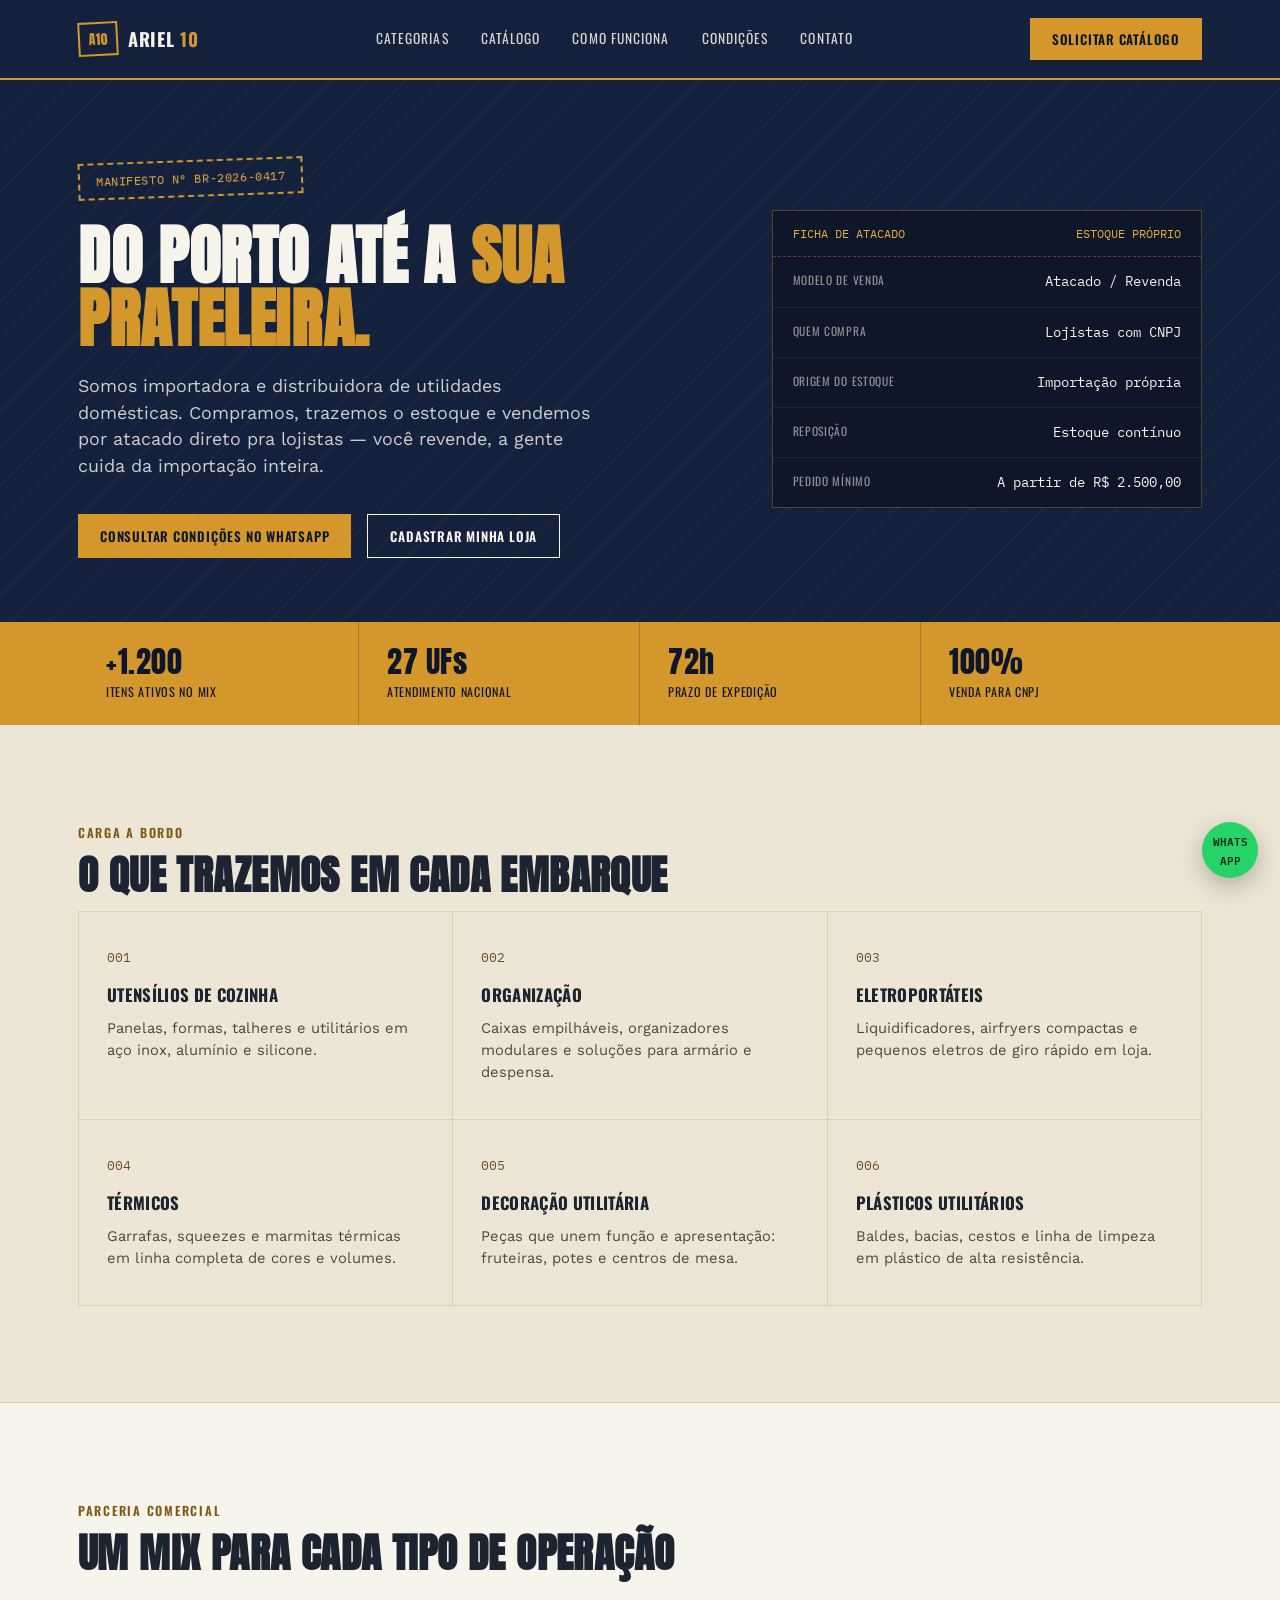
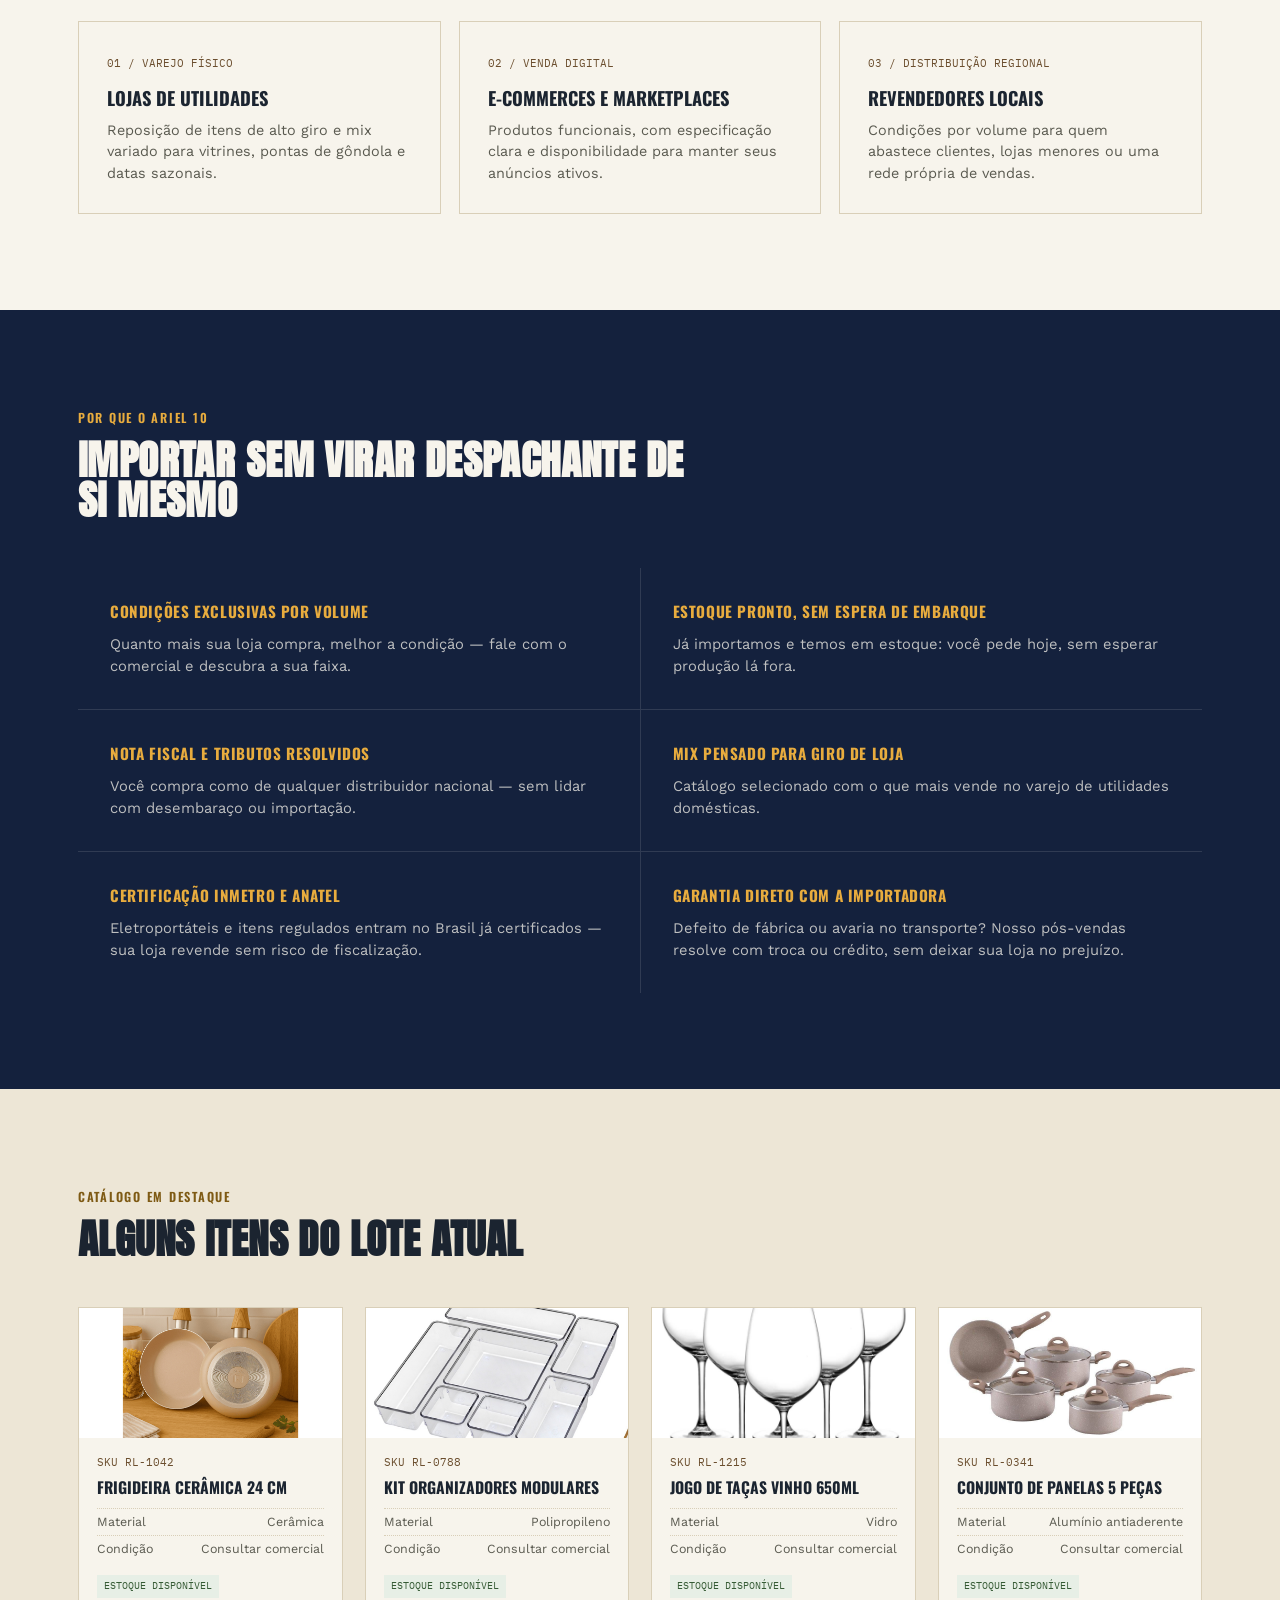
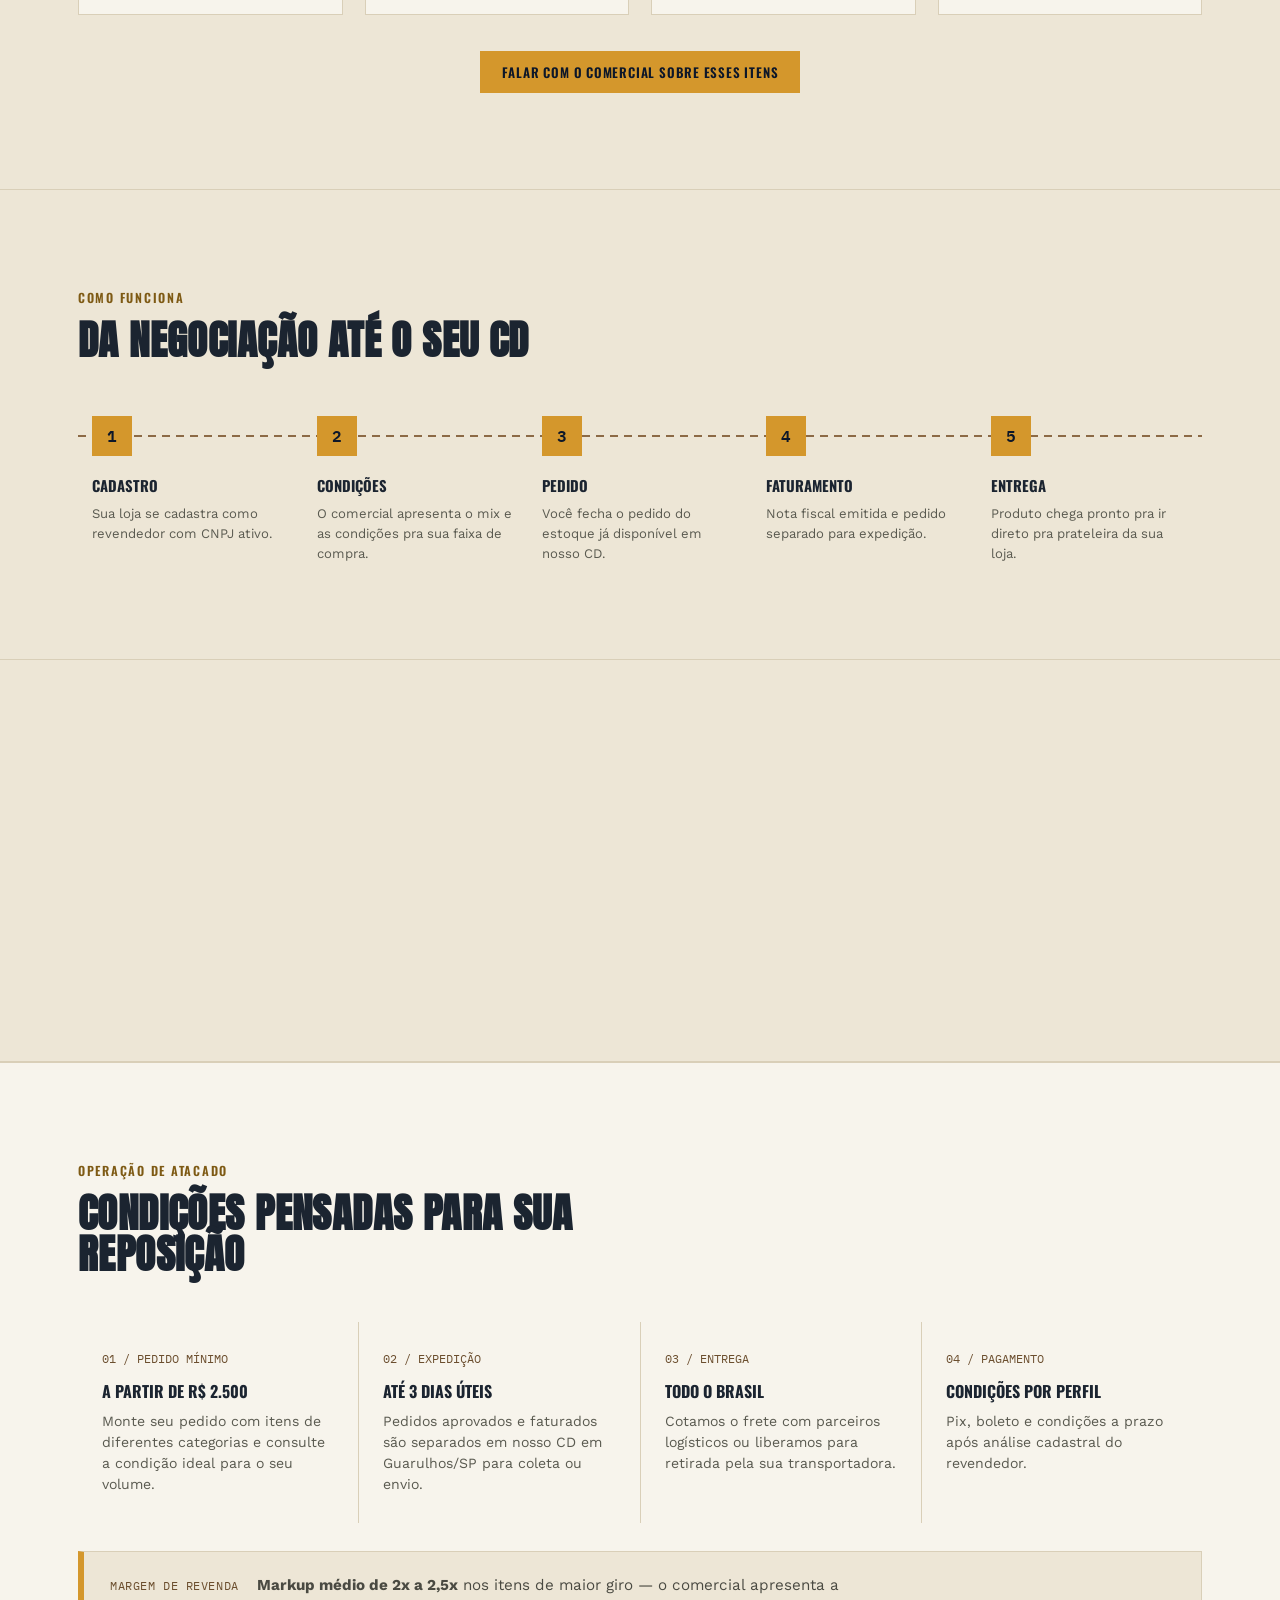
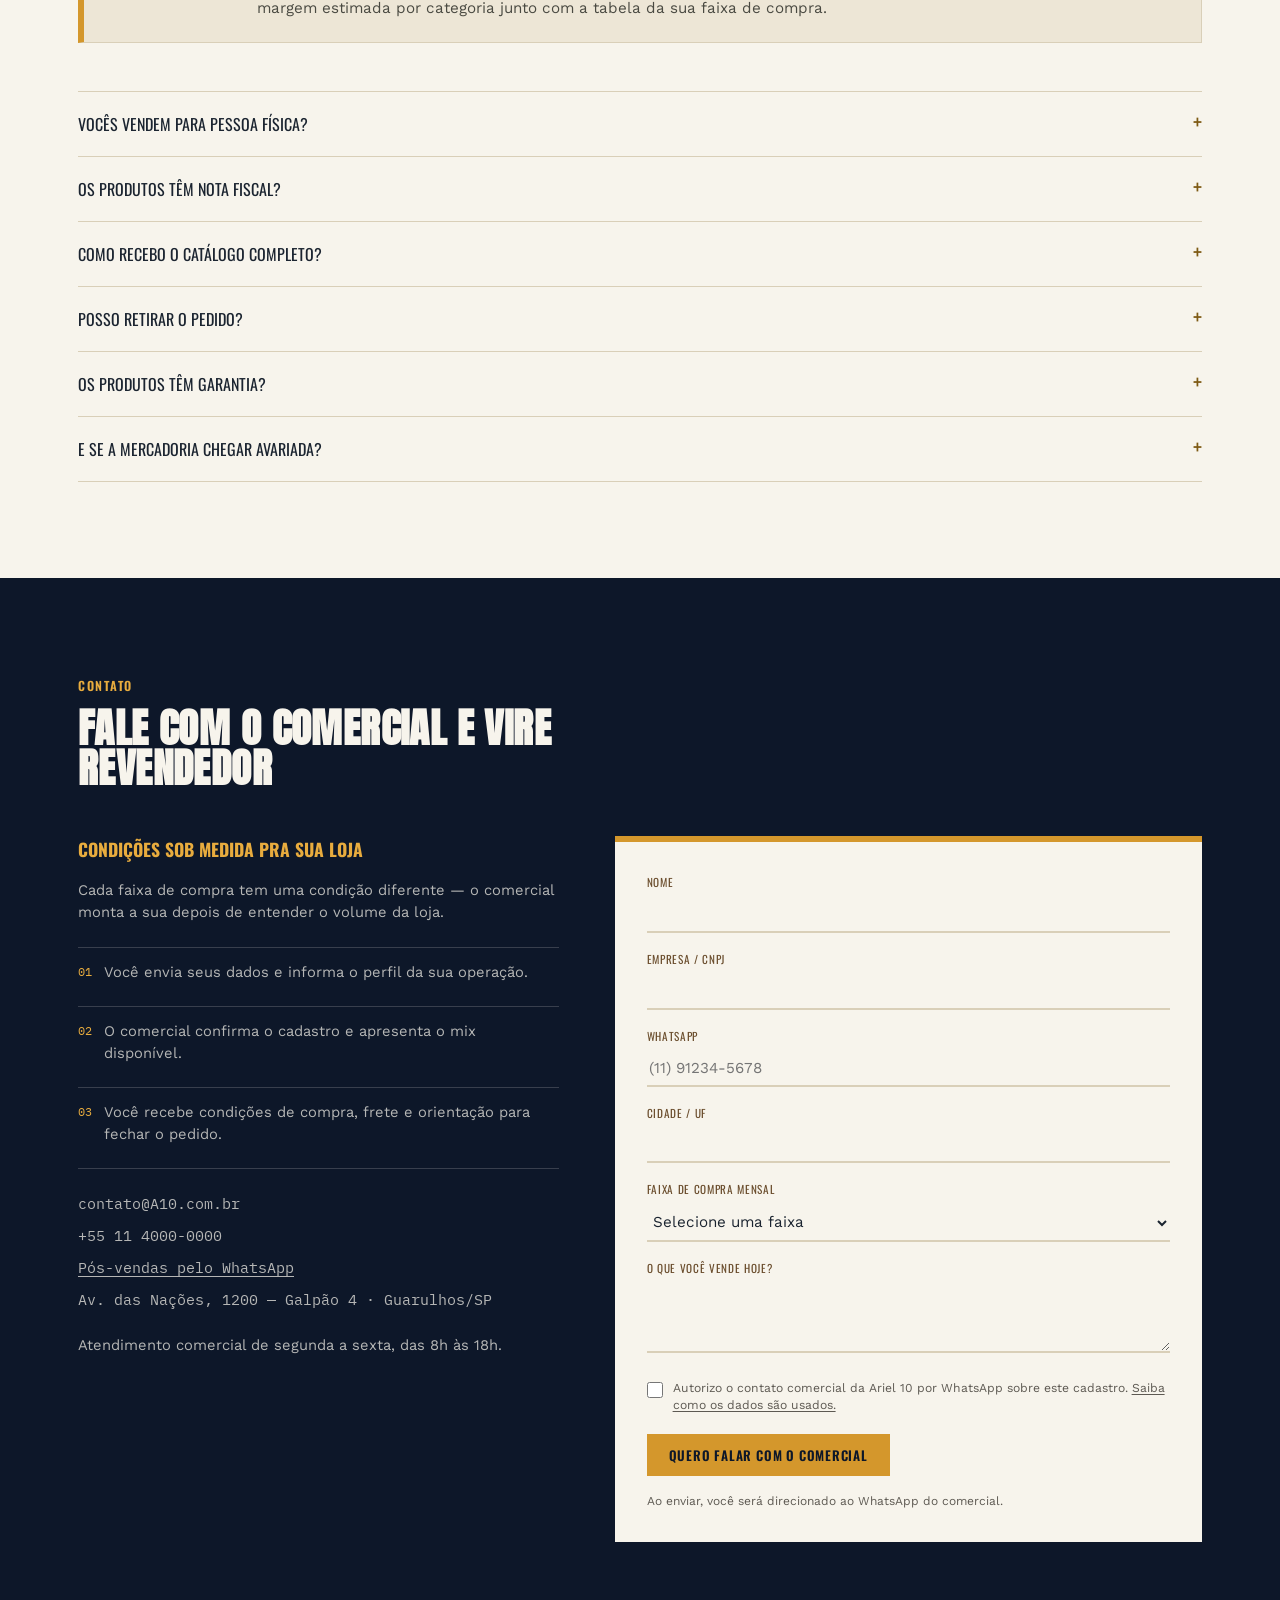
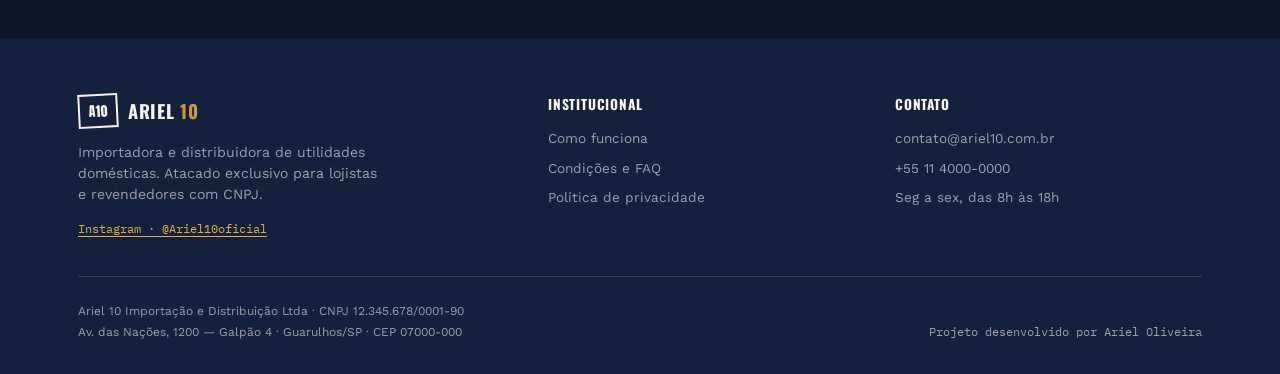
<file: index.html>
<!DOCTYPE html>
<html lang="pt-BR">
<head>
<meta charset="UTF-8">
<meta name="viewport" content="width=device-width, initial-scale=1.0">
<title>Ariel 10 — Atacado de utilidades domésticas para lojistas</title>
<meta name="description" content="Ariel 10: importadora e distribuidora de utilidades domésticas, vendendo por atacado direto para lojistas de todo o Brasil.">
<meta name="theme-color" content="#14213D">
<meta property="og:locale" content="pt_BR">
<meta property="og:type" content="website">
<meta property="og:site_name" content="Ariel 10">
<meta property="og:title" content="Ariel 10 — Atacado de utilidades para lojistas">
<meta property="og:description" content="Estoque nacional, condições por volume e atendimento comercial para revendedores com CNPJ.">
<meta name="twitter:card" content="summary">
<!-- TODO: quando o domínio estiver definido, adicionar <link rel="canonical"> e og:url / og:image -->
<link rel="icon" type="image/svg+xml" href="data:image/svg+xml,%3Csvg xmlns='http://www.w3.org/2000/svg' viewBox='0 0 64 64'%3E%3Crect width='64' height='64' fill='%2314213D'/%3E%3Crect x='8' y='14' width='48' height='36' fill='none' stroke='%23D4972C' stroke-width='4' transform='rotate(-3 32 32)'/%3E%3Ctext x='32' y='40' font-family='Arial, sans-serif' font-size='19' font-weight='bold' fill='%23D4972C' text-anchor='middle'%3EU10%3C/text%3E%3C/svg%3E">
<script>document.documentElement.classList.add('js');</script>
<link rel="preconnect" href="https://fonts.googleapis.com">
<link rel="preconnect" href="https://fonts.gstatic.com" crossorigin>
<link href="https://fonts.googleapis.com/css2?family=Anton&family=IBM+Plex+Mono:wght@400;600&family=Oswald:wght@400;500;600;700&family=Work+Sans:wght@400;600&display=swap" rel="stylesheet">
<link rel="stylesheet" href="css/style.css">
<script type="application/ld+json">
{
  "@context": "https://schema.org",
  "@graph": [
    {
      "@type": "Organization",
      "name": "Ariel 10",
      "legalName": "Ariel 10 Importação e Distribuição Ltda",
      "taxID": "12.345.678/0001-90",
      "description": "Importadora e distribuidora de utilidades domésticas. Venda por atacado exclusiva para lojistas e revendedores com CNPJ, com atendimento em todo o Brasil.",
      "email": "contato@ariel10.com.br",
      "telephone": "+55-11-4000-0000",
      "address": {
        "@type": "PostalAddress",
        "streetAddress": "Av. das Nações, 1200 — Galpão 4",
        "addressLocality": "Guarulhos",
        "addressRegion": "SP",
        "postalCode": "07000-000",
        "addressCountry": "BR"
      },
      "sameAs": ["https://www.instagram.com/ariel10oficial"],
      "areaServed": "BR"
    },
    {
      "@type": "FAQPage",
      "mainEntity": [
        {
          "@type": "Question",
          "name": "Vocês vendem para pessoa física?",
          "acceptedAnswer": { "@type": "Answer", "text": "Não. O Ariel 10 atende exclusivamente lojistas e revendedores com CNPJ ativo." }
        },
        {
          "@type": "Question",
          "name": "Os produtos têm nota fiscal?",
          "acceptedAnswer": { "@type": "Answer", "text": "Sim. Todos os pedidos são faturados com nota fiscal, conforme a operação comercial da sua empresa." }
        },
        {
          "@type": "Question",
          "name": "Como recebo o catálogo completo?",
          "acceptedAnswer": { "@type": "Answer", "text": "Fale com o comercial pelo WhatsApp. Após uma breve qualificação, você recebe o mix disponível e as condições da sua faixa de compra." }
        },
        {
          "@type": "Question",
          "name": "Posso retirar o pedido?",
          "acceptedAnswer": { "@type": "Answer", "text": "Sim. A retirada pode ser agendada no nosso centro de distribuição em Guarulhos/SP após a confirmação do faturamento." }
        },
        {
          "@type": "Question",
          "name": "Os produtos têm garantia?",
          "acceptedAnswer": { "@type": "Answer", "text": "Sim. Como importadora, o Ariel 10 responde legalmente pela garantia dos produtos que distribui. Eletroportáteis saem com garantia de 90 dias contra defeito de fábrica, tratada direto com o nosso pós-vendas." }
        },
        {
          "@type": "Question",
          "name": "E se a mercadoria chegar avariada?",
          "acceptedAnswer": { "@type": "Answer", "text": "Registre a avaria no canhoto no ato do recebimento e comunique o nosso pós-vendas em até 7 dias corridos. Fazemos a reposição dos itens ou emitimos crédito para o próximo pedido." }
        }
      ]
    }
  ]
}
</script>
</head>
<body>

<a href="#conteudo" class="skip-link">Pular para o conteúdo</a>

<header>
  <div class="nav-wrap">
    <div class="logo">
      <div class="logo-mark">A10</div>
      <div class="logo-text">Ariel <span>10</span></div>
    </div>
    <nav id="primary-nav" aria-label="Navegação principal">
      <ul>
        <li><a href="#carga">Categorias</a></li>
        <li><a href="#catalogo">Catálogo</a></li>
        <li><a href="#como-funciona">Como funciona</a></li>
        <li><a href="#condicoes">Condições</a></li>
        <li><a href="#contato">Contato</a></li>
      </ul>
    </nav>
    <button class="cta-btn nav-only" type="button" data-whatsapp-source="menu_catalogo" data-whatsapp-message="Olá! Gostaria de solicitar o catálogo de atacado da Ariel 10.">Solicitar catálogo</button>
    <button class="menu-toggle" type="button" aria-label="Abrir menu" aria-expanded="false" aria-controls="primary-nav">☰</button>
  </div>
</header>

<main id="conteudo">

<section class="hero">
  <div class="container hero-grid">
    <div>
      <div class="stamp">
        <span class="mono">MANIFESTO Nº BR-2026-0417</span>
      </div>
      <h1 class="display">Do porto até a <em>sua prateleira.</em></h1>
      <p class="lede">Somos importadora e distribuidora de utilidades domésticas. Compramos, trazemos o estoque e vendemos por atacado direto pra lojistas — você revende, a gente cuida da importação inteira.</p>
      <div class="hero-ctas">
        <button class="cta-btn" type="button" data-whatsapp-source="hero_condicoes" data-whatsapp-message="Olá! Gostaria de consultar as condições de atacado da Ariel 10.">Consultar condições no WhatsApp</button>
        <button class="cta-btn cta-ghost" type="button" data-whatsapp-source="hero_cadastro" data-whatsapp-message="Olá! Quero cadastrar minha loja para revender Ariel 10.">Cadastrar minha loja</button>
      </div>
    </div>
    <div class="manifest-card">
      <div class="m-head">
        <span class="mono">FICHA DE ATACADO</span>
        <span class="mono">ESTOQUE PRÓPRIO</span>
      </div>
      <div class="manifest-row"><span class="label">Modelo de venda</span><span class="value">Atacado / Revenda</span></div>
      <div class="manifest-row"><span class="label">Quem compra</span><span class="value">Lojistas com CNPJ</span></div>
      <div class="manifest-row"><span class="label">Origem do estoque</span><span class="value">Importação própria</span></div>
      <div class="manifest-row"><span class="label">Reposição</span><span class="value">Estoque contínuo</span></div>
      <div class="manifest-row"><span class="label">Pedido mínimo</span><span class="value">A partir de R$ 2.500,00</span></div>
    </div>
  </div>
</section>

<section class="proof-strip" aria-label="Indicadores da operação">
  <div class="container proof-grid">
    <div class="proof-item"><strong>+1.200</strong><span>Itens ativos no mix</span></div>
    <div class="proof-item"><strong>27 UFs</strong><span>Atendimento nacional</span></div>
    <div class="proof-item"><strong>72h</strong><span>Prazo de expedição</span></div>
    <div class="proof-item"><strong>100%</strong><span>Venda para CNPJ</span></div>
  </div>
</section>

<section class="section-pad" id="carga">
  <div class="container reveal">
    <span class="eyebrow">Carga a bordo</span>
    <div class="section-head">
      <h2 class="display">O que trazemos em cada embarque</h2>
    </div>
  </div>
  <div class="container reveal" style="margin-top:16px;">
    <div class="cargo-list">
      <div class="cargo-item">
        <span class="num mono">001</span>
        <h3>Utensílios de cozinha</h3>
        <p>Panelas, formas, talheres e utilitários em aço inox, alumínio e silicone.</p>
      </div>
      <div class="cargo-item">
        <span class="num mono">002</span>
        <h3>Organização</h3>
        <p>Caixas empilháveis, organizadores modulares e soluções para armário e despensa.</p>
      </div>
      <div class="cargo-item">
        <span class="num mono">003</span>
        <h3>Eletroportáteis</h3>
        <p>Liquidificadores, airfryers compactas e pequenos eletros de giro rápido em loja.</p>
      </div>
      <div class="cargo-item">
        <span class="num mono">004</span>
        <h3>Térmicos</h3>
        <p>Garrafas, squeezes e marmitas térmicas em linha completa de cores e volumes.</p>
      </div>
      <div class="cargo-item">
        <span class="num mono">005</span>
        <h3>Decoração utilitária</h3>
        <p>Peças que unem função e apresentação: fruteiras, potes e centros de mesa.</p>
      </div>
      <div class="cargo-item">
        <span class="num mono">006</span>
        <h3>Plásticos utilitários</h3>
        <p>Baldes, bacias, cestos e linha de limpeza em plástico de alta resistência.</p>
      </div>
    </div>
  </div>
</section>

<section class="profiles-section section-pad">
  <div class="container reveal">
    <span class="eyebrow">Parceria comercial</span>
    <div class="section-head">
      <h2 class="display">Um mix para cada tipo de operação</h2>
    </div>
    <div class="profiles-grid">
      <article class="profile-card">
        <span class="mono">01 / VAREJO FÍSICO</span>
        <h3>Lojas de utilidades</h3>
        <p>Reposição de itens de alto giro e mix variado para vitrines, pontas de gôndola e datas sazonais.</p>
      </article>
      <article class="profile-card">
        <span class="mono">02 / VENDA DIGITAL</span>
        <h3>E-commerces e marketplaces</h3>
        <p>Produtos funcionais, com especificação clara e disponibilidade para manter seus anúncios ativos.</p>
      </article>
      <article class="profile-card">
        <span class="mono">03 / DISTRIBUIÇÃO REGIONAL</span>
        <h3>Revendedores locais</h3>
        <p>Condições por volume para quem abastece clientes, lojas menores ou uma rede própria de vendas.</p>
      </article>
    </div>
  </div>
</section>

<section class="diff-section section-pad">
  <div class="container reveal">
    <span class="eyebrow" style="color:var(--mustard-bright);">Por que o Ariel 10</span>
    <div class="section-head">
      <h2 class="display" style="color:var(--paper-text);">Importar sem virar despachante de si mesmo</h2>
    </div>
    <div class="diff-grid">
      <div class="diff-item">
        <h3>Condições exclusivas por volume</h3>
        <p>Quanto mais sua loja compra, melhor a condição — fale com o comercial e descubra a sua faixa.</p>
      </div>
      <div class="diff-item">
        <h3>Estoque pronto, sem espera de embarque</h3>
        <p>Já importamos e temos em estoque: você pede hoje, sem esperar produção lá fora.</p>
      </div>
      <div class="diff-item">
        <h3>Nota fiscal e tributos resolvidos</h3>
        <p>Você compra como de qualquer distribuidor nacional — sem lidar com desembaraço ou importação.</p>
      </div>
      <div class="diff-item">
        <h3>Mix pensado para giro de loja</h3>
        <p>Catálogo selecionado com o que mais vende no varejo de utilidades domésticas.</p>
      </div>
      <div class="diff-item">
        <h3>Certificação INMETRO e ANATEL</h3>
        <p>Eletroportáteis e itens regulados entram no Brasil já certificados — sua loja revende sem risco de fiscalização.</p>
      </div>
      <div class="diff-item">
        <h3>Garantia direto com a importadora</h3>
        <p>Defeito de fábrica ou avaria no transporte? Nosso pós-vendas resolve com troca ou crédito, sem deixar sua loja no prejuízo.</p>
      </div>
    </div>
  </div>
</section>

<section class="section-pad" id="catalogo">
  <div class="container reveal">
    <span class="eyebrow">Catálogo em destaque</span>
    <div class="section-head">
      <h2 class="display">Alguns itens do lote atual</h2>
    </div>
    <div class="catalog-grid">
      <div class="crate-card">
        <div class="crate-thumb"><img src="img/frigideira.jpeg" alt="Frigideira cerâmica 24 cm" loading="lazy"></div>
        <div class="crate-body">
          <span class="mono">SKU RL-1042</span>
          <h3>Frigideira cerâmica 24 cm</h3>
          <div class="crate-spec"><span>Material</span><span>Cerâmica</span></div>
          <div class="crate-spec"><span>Condição</span><span>Consultar comercial</span></div>
          <span class="stock-badge">Estoque disponível</span>
        </div>
      </div>
      <div class="crate-card">
        <div class="crate-thumb"><img src="img/kit-organizadores.jpeg" alt="Kit organizadores modulares" loading="lazy"></div>
        <div class="crate-body">
          <span class="mono">SKU RL-0788</span>
          <h3>Kit organizadores modulares</h3>
          <div class="crate-spec"><span>Material</span><span>Polipropileno</span></div>
          <div class="crate-spec"><span>Condição</span><span>Consultar comercial</span></div>
          <span class="stock-badge">Estoque disponível</span>
        </div>
      </div>
      <div class="crate-card">
        <div class="crate-thumb"><img src="img/jogo-de-tacas.jpeg" alt="Jogo de Taças Vinho 650ml" loading="lazy"></div>
        <div class="crate-body">
          <span class="mono">SKU RL-1215</span>
          <h3>Jogo de Taças Vinho 650ml</h3>
          <div class="crate-spec"><span>Material</span><span>Vidro</span></div>
          <div class="crate-spec"><span>Condição</span><span>Consultar comercial</span></div>
          <span class="stock-badge">Estoque disponível</span>
        </div>
      </div>
      <div class="crate-card">
        <div class="crate-thumb"><img src="img/panelas.jpeg" alt="Conjunto de panelas 5 peças" loading="lazy"></div>
        <div class="crate-body">
          <span class="mono">SKU RL-0341</span>
          <h3>Conjunto de panelas 5 peças</h3>
          <div class="crate-spec"><span>Material</span><span>Alumínio antiaderente</span></div>
          <div class="crate-spec"><span>Condição</span><span>Consultar comercial</span></div>
          <span class="stock-badge">Estoque disponível</span>
        </div>
      </div>
    </div>
    <div style="margin-top:36px; text-align:center;">
      <button class="cta-btn" type="button" data-whatsapp-source="catalogo_itens" data-whatsapp-message="Olá! Gostaria de falar com o comercial sobre os itens em destaque do Ariel 10.">Falar com o comercial sobre esses itens</button>
    </div>
  </div>
</section>

<section class="section-pad" id="como-funciona" style="background:var(--manila); border-top:1px solid var(--manila-line);">
  <div class="container reveal">
    <span class="eyebrow">Como funciona</span>
    <div class="section-head">
      <h2 class="display">Da negociação até o seu CD</h2>
    </div>
    <div class="timeline">
      <div class="t-step">
        <div class="t-num">1</div>
        <h3>Cadastro</h3>
        <p>Sua loja se cadastra como revendedor com CNPJ ativo.</p>
      </div>
      <div class="t-step">
        <div class="t-num">2</div>
        <h3>Condições</h3>
        <p>O comercial apresenta o mix e as condições pra sua faixa de compra.</p>
      </div>
      <div class="t-step">
        <div class="t-num">3</div>
        <h3>Pedido</h3>
        <p>Você fecha o pedido do estoque já disponível em nosso CD.</p>
      </div>
      <div class="t-step">
        <div class="t-num">4</div>
        <h3>Faturamento</h3>
        <p>Nota fiscal emitida e pedido separado para expedição.</p>
      </div>
      <div class="t-step">
        <div class="t-num">5</div>
        <h3>Entrega</h3>
        <p>Produto chega pronto pra ir direto pra prateleira da sua loja.</p>
      </div>
    </div>
  </div>
</section>

<section class="quote-section">
  <div class="container reveal">
    <div class="quote-box">
      <p class="q">"Parei de importar sozinho e passei a comprar da Ariel 10. Tenho o mesmo mix, sem lidar com desembaraço nem esperar produção."</p>
      <!-- TODO: substituir por depoimento real, com autorização do cliente -->
      <p class="attrib">— Rosana Martins · Casa &amp; Cia Utilidades, Campinas/SP · revendedora desde 2024</p>
    </div>
    <!-- TODO: substituir pelos nomes (ou logos) de lojas parceiras reais, com autorização -->
    <div class="partners-strip">
      <span class="mono">QUEM JÁ REVENDE ARIEL 10</span>
      <div class="partners-row">
        <span class="partner-chip">Casa &amp; Cia Utilidades</span>
        <span class="partner-chip">Lar Center Presentes</span>
        <span class="partner-chip">Bazar do Porto</span>
        <span class="partner-chip">Mix Lar Distribuidora</span>
        <span class="partner-chip">Empório da Casa</span>
      </div>
    </div>
  </div>
</section>

<section class="logistics-section section-pad" id="condicoes">
  <div class="container reveal">
    <span class="eyebrow">Operação de atacado</span>
    <div class="section-head">
      <h2 class="display">Condições pensadas para sua reposição</h2>
    </div>
    <div class="logistics-grid">
      <article class="logistics-item"><span class="num">01 / PEDIDO MÍNIMO</span><h3>A partir de R$ 2.500</h3><p>Monte seu pedido com itens de diferentes categorias e consulte a condição ideal para o seu volume.</p></article>
      <!-- TODO: confirmar a cidade real do centro de distribuição -->
      <article class="logistics-item"><span class="num">02 / EXPEDIÇÃO</span><h3>Até 3 dias úteis</h3><p>Pedidos aprovados e faturados são separados em nosso CD em Guarulhos/SP para coleta ou envio.</p></article>
      <article class="logistics-item"><span class="num">03 / ENTREGA</span><h3>Todo o Brasil</h3><p>Cotamos o frete com parceiros logísticos ou liberamos para retirada pela sua transportadora.</p></article>
      <article class="logistics-item"><span class="num">04 / PAGAMENTO</span><h3>Condições por perfil</h3><p>Pix, boleto e condições a prazo após análise cadastral do revendedor.</p></article>
    </div>
    <!-- TODO: ajustar a faixa de markup para os números reais da operação -->
    <div class="margin-callout">
      <span class="mono">MARGEM DE REVENDA</span>
      <p><strong>Markup médio de 2x a 2,5x</strong> nos itens de maior giro — o comercial apresenta a margem estimada por categoria junto com a tabela da sua faixa de compra.</p>
    </div>
    <div class="faq-list">
      <details class="faq-item"><summary>Vocês vendem para pessoa física?</summary><p>Não. A Ariel 10 atende exclusivamente lojistas e revendedores com CNPJ ativo.</p></details>
      <details class="faq-item"><summary>Os produtos têm nota fiscal?</summary><p>Sim. Todos os pedidos são faturados com nota fiscal, conforme a operação comercial da sua empresa.</p></details>
      <details class="faq-item"><summary>Como recebo o catálogo completo?</summary><p>Fale com o comercial pelo WhatsApp. Após uma breve qualificação, você recebe o mix disponível e as condições da sua faixa de compra.</p></details>
      <details class="faq-item"><summary>Posso retirar o pedido?</summary><p>Sim. A retirada pode ser agendada no nosso centro de distribuição em Guarulhos/SP após a confirmação do faturamento.</p></details>
      <!-- TODO: confirmar prazos reais de garantia e de comunicação de avaria -->
      <details class="faq-item"><summary>Os produtos têm garantia?</summary><p>Sim. Como importadora, a Ariel 10 responde legalmente pela garantia dos produtos que distribui. Eletroportáteis saem com garantia de 90 dias contra defeito de fábrica, tratada direto com o nosso pós-vendas.</p></details>
      <details class="faq-item"><summary>E se a mercadoria chegar avariada?</summary><p>Registre a avaria no canhoto no ato do recebimento e comunique o nosso pós-vendas em até 7 dias corridos. Fazemos a reposição dos itens ou emitimos crédito para o próximo pedido.</p></details>
    </div>
  </div>
</section>

<section class="contact-section section-pad" id="contato">
  <div class="container reveal">
    <span class="eyebrow" style="color:var(--mustard-bright);">Contato</span>
    <div class="section-head">
      <h2 class="display" style="color:var(--paper-text);">Fale com o comercial e vire revendedor</h2>
    </div>
    <div class="contact-grid">
      <div class="contact-info">
        <h3>Condições sob medida pra sua loja</h3>
        <p>Cada faixa de compra tem uma condição diferente — o comercial monta a sua depois de entender o volume da loja.</p>
        <div class="contact-steps" aria-label="Próximas etapas">
          <div class="contact-step"><span>01</span><p>Você envia seus dados e informa o perfil da sua operação.</p></div>
          <div class="contact-step"><span>02</span><p>O comercial confirma o cadastro e apresenta o mix disponível.</p></div>
          <div class="contact-step"><span>03</span><p>Você recebe condições de compra, frete e orientação para fechar o pedido.</p></div>
        </div>
        <p class="mono"><a href="mailto:contato@A10.com.br">contato@A10.com.br</a></p>
        <p class="mono"><a href="tel:+551140000000">+55 11 4000-0000</a></p>
        <!-- TODO: apontar para o número real do pós-vendas quando ele existir (hoje usa o número comercial central) -->
        <p class="mono"><button type="button" class="link-btn" data-whatsapp-source="pos_vendas" data-whatsapp-message="Olá! Já sou cliente e preciso de atendimento do pós-vendas da Ariel 10.">Pós-vendas pelo WhatsApp</button></p>
        <!-- TODO: substituir pelo endereço real do CD -->
        <p class="mono">Av. das Nações, 1200 — Galpão 4 · Guarulhos/SP</p>
        <p style="margin-top:22px;">Atendimento comercial de segunda a sexta, das 8h às 18h.</p>
      </div>
      <form class="form-manifest">
        <div class="field">
          <label for="nome">Nome</label>
          <input id="nome" name="nome" type="text" autocomplete="name" required>
        </div>
        <div class="field">
          <label for="empresa">Empresa / CNPJ</label>
          <input id="empresa" name="empresa" type="text" autocomplete="organization" required>
        </div>
        <div class="field">
          <label for="whatsapp">WhatsApp</label>
          <input id="whatsapp" name="whatsapp" type="tel" autocomplete="tel" inputmode="tel" minlength="10" placeholder="(11) 91234-5678" required>
        </div>
        <div class="field">
          <label for="cidade">Cidade / UF</label>
          <input id="cidade" name="cidade" type="text" autocomplete="address-level2" required>
        </div>
        <div class="field">
          <label for="volume">Faixa de compra mensal</label>
          <select id="volume" name="volume" required>
            <option value="" selected disabled>Selecione uma faixa</option>
            <option>Até R$ 5 mil</option>
            <option>De R$ 5 mil a R$ 15 mil</option>
            <option>De R$ 15 mil a R$ 50 mil</option>
            <option>Acima de R$ 50 mil</option>
          </select>
        </div>
        <div class="field">
          <label for="produtos">O que você vende hoje?</label>
          <textarea id="produtos" name="produtos"></textarea>
        </div>
        <label class="consent">
          <input type="checkbox" name="consentimento" required>
          <span>Autorizo o contato comercial da Ariel 10 por WhatsApp sobre este cadastro. <a href="privacidade.html">Saiba como os dados são usados.</a></span>
        </label>
        <button type="submit" class="cta-btn">Quero falar com o comercial</button>
        <p class="form-status" role="status" aria-live="polite" hidden></p>
        <p class="form-note">Ao enviar, você será direcionado ao WhatsApp do comercial.</p>
      </form>
    </div>
  </div>
</section>

</main>

<button class="whatsapp-float" type="button" aria-label="Falar com o comercial pelo WhatsApp" data-whatsapp-source="botao_flutuante" data-whatsapp-message="Olá! Quero falar com o comercial da Ariel 10.">WHATS<br>APP</button>

<footer>
  <div class="container">
    <div class="footer-top">
      <div>
        <div class="logo">
          <div class="logo-mark" style="border-color:var(--paper-text); color:var(--paper-text);">A10</div>
          <div class="logo-text">Ariel <span>10</span></div>
        </div>
        <p class="footer-desc">Importadora e distribuidora de utilidades domésticas. Atacado exclusivo para lojistas e revendedores com CNPJ.</p>
        <!-- TODO: trocar pelo perfil real do Instagram -->
        <a class="footer-insta" href="" target="_blank" rel="noopener">Instagram · @Ariel10oficial</a>
      </div>
      <div>
        <h4>Institucional</h4>
        <ul>
          <li><a href="#como-funciona">Como funciona</a></li>
          <li><a href="#condicoes">Condições e FAQ</a></li>
          <li><a href="privacidade.html">Política de privacidade</a></li>
        </ul>
      </div>
      <div>
        <h4>Contato</h4>
        <ul>
          <li><a href="mailto:contato@ariel10.com.br">contato@ariel10.com.br</a></li>
          <li><a href="tel:+551140000000">+55 11 4000-0000</a></li>
          <li>Seg a sex, das 8h às 18h</li>
        </ul>
      </div>
    </div>
    <div class="footer-legal">
      <!-- TODO: substituir pela razão social, CNPJ e endereço reais -->
      <span>Ariel 10 Importação e Distribuição Ltda · CNPJ 12.345.678/0001-90<br>Av. das Nações, 1200 — Galpão 4 · Guarulhos/SP · CEP 07000-000</span>
      <span class="mono">Projeto desenvolvido por Ariel Oliveira</span>
    </div>
  </div>
</footer>

<script src="js/site.js"></script>

</body>
</html>
</file>
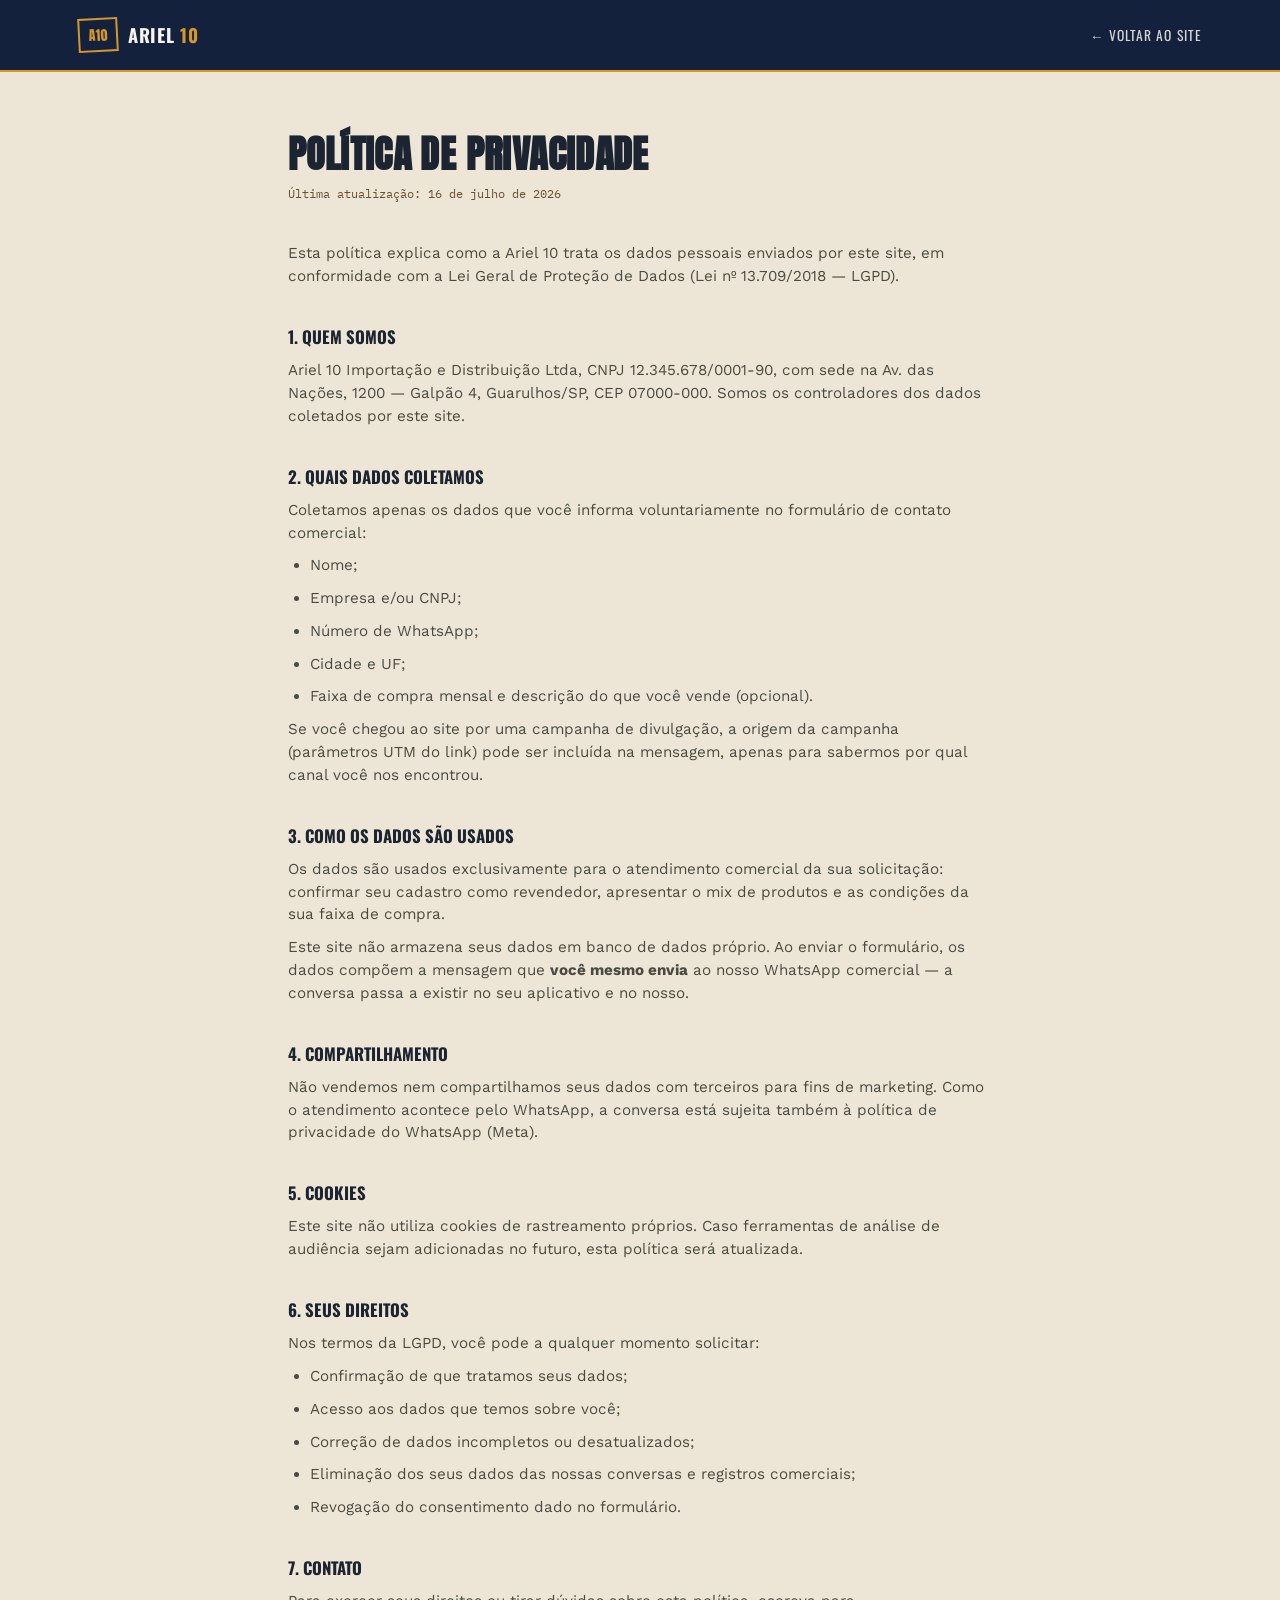
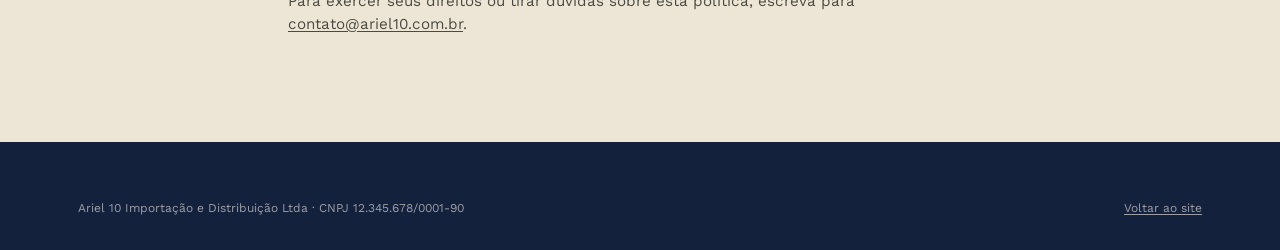
<file: privacidade.html>
<!DOCTYPE html>
<html lang="pt-BR">
<head>
<meta charset="UTF-8">
<meta name="viewport" content="width=device-width, initial-scale=1.0">
<title>Política de Privacidade — Ariel 10</title>
<meta name="description" content="Como o Ariel 10 coleta, usa e protege os dados enviados pelo formulário de contato comercial, conforme a LGPD.">
<meta name="theme-color" content="#14213D">
<link rel="icon" type="image/svg+xml" href="data:image/svg+xml,%3Csvg xmlns='http://www.w3.org/2000/svg' viewBox='0 0 64 64'%3E%3Crect width='64' height='64' fill='%2314213D'/%3E%3Crect x='8' y='14' width='48' height='36' fill='none' stroke='%23D4972C' stroke-width='4' transform='rotate(-3 32 32)'/%3E%3Ctext x='32' y='40' font-family='Arial, sans-serif' font-size='19' font-weight='bold' fill='%23D4972C' text-anchor='middle'%3EU10%3C/text%3E%3C/svg%3E">
<script>document.documentElement.classList.add('js');</script>
<link rel="preconnect" href="https://fonts.googleapis.com">
<link rel="preconnect" href="https://fonts.gstatic.com" crossorigin>
<link href="https://fonts.googleapis.com/css2?family=Anton&family=IBM+Plex+Mono:wght@400;600&family=Oswald:wght@400;500;600;700&family=Work+Sans:wght@400;600&display=swap" rel="stylesheet">
<link rel="stylesheet" href="css/style.css">
</head>
<body>

<header>
  <div class="nav-wrap">
    <a class="logo" href="index.html" aria-label="Voltar para a página inicial da Ariel 10">
      <div class="logo-mark">A10</div>
      <div class="logo-text">Ariel <span>10</span></div>
    </a>
    <a class="back-link" href="index.html">← Voltar ao site</a>
  </div>
</header>

<main class="legal-main" id="conteudo">
  <h1 class="display">Política de Privacidade</h1>
  <!-- TODO: atualizar a data quando o texto for revisado com os dados reais da empresa -->
  <span class="legal-updated">Última atualização: 16 de julho de 2026</span>

  <p>Esta política explica como a Ariel 10 trata os dados pessoais enviados por este site, em conformidade com a Lei Geral de Proteção de Dados (Lei nº 13.709/2018 — LGPD).</p>

  <h2>1. Quem somos</h2>
  <!-- TODO: substituir pela razão social, CNPJ e endereço reais -->
  <p>Ariel 10 Importação e Distribuição Ltda, CNPJ 12.345.678/0001-90, com sede na Av. das Nações, 1200 — Galpão 4, Guarulhos/SP, CEP 07000-000. Somos os controladores dos dados coletados por este site.</p>

  <h2>2. Quais dados coletamos</h2>
  <p>Coletamos apenas os dados que você informa voluntariamente no formulário de contato comercial:</p>
  <ul>
    <li>Nome;</li>
    <li>Empresa e/ou CNPJ;</li>
    <li>Número de WhatsApp;</li>
    <li>Cidade e UF;</li>
    <li>Faixa de compra mensal e descrição do que você vende (opcional).</li>
  </ul>
  <p>Se você chegou ao site por uma campanha de divulgação, a origem da campanha (parâmetros UTM do link) pode ser incluída na mensagem, apenas para sabermos por qual canal você nos encontrou.</p>

  <h2>3. Como os dados são usados</h2>
  <p>Os dados são usados exclusivamente para o atendimento comercial da sua solicitação: confirmar seu cadastro como revendedor, apresentar o mix de produtos e as condições da sua faixa de compra.</p>
  <p>Este site não armazena seus dados em banco de dados próprio. Ao enviar o formulário, os dados compõem a mensagem que <strong>você mesmo envia</strong> ao nosso WhatsApp comercial — a conversa passa a existir no seu aplicativo e no nosso.</p>

  <h2>4. Compartilhamento</h2>
  <p>Não vendemos nem compartilhamos seus dados com terceiros para fins de marketing. Como o atendimento acontece pelo WhatsApp, a conversa está sujeita também à política de privacidade do WhatsApp (Meta).</p>

  <h2>5. Cookies</h2>
  <p>Este site não utiliza cookies de rastreamento próprios. Caso ferramentas de análise de audiência sejam adicionadas no futuro, esta política será atualizada.</p>

  <h2>6. Seus direitos</h2>
  <p>Nos termos da LGPD, você pode a qualquer momento solicitar:</p>
  <ul>
    <li>Confirmação de que tratamos seus dados;</li>
    <li>Acesso aos dados que temos sobre você;</li>
    <li>Correção de dados incompletos ou desatualizados;</li>
    <li>Eliminação dos seus dados das nossas conversas e registros comerciais;</li>
    <li>Revogação do consentimento dado no formulário.</li>
  </ul>

  <h2>7. Contato</h2>
  <p>Para exercer seus direitos ou tirar dúvidas sobre esta política, escreva para <a href="mailto:contato@ariel10.com.br" style="text-decoration:underline; text-underline-offset:2px;">contato@ariel10.com.br</a>.</p>
</main>

<footer>
  <div class="container footer-legal" style="border-top:none; padding-top:0;">
    <!-- TODO: substituir pela razão social e CNPJ reais -->
    <span>Ariel 10 Importação e Distribuição Ltda · CNPJ 12.345.678/0001-90</span>
    <a href="index.html" style="text-decoration:underline; text-underline-offset:2px;">Voltar ao site</a>
  </div>
</footer>

</body>
</html>
</file>
<file: css/style.css>
:root{
  --navy:#14213D;
  --navy-deep:#0D1729;
  --steel:#3E5C76;
  --mustard:#D4972C;
  --mustard-bright:#E8AC3E;
  --mustard-text:#7E5A14; /* versão escura do mostarda: passa em contraste AA sobre fundos claros */
  --kraft:#8C6A46;
  --kraft-text:#6B4E2E; /* versão escura do kraft para textos pequenos sobre fundos claros */
  --manila:#EDE6D6;
  --manila-line:#D9CFB8;
  --ink:#1B2430;
  --paper-text:#F7F4EC;
  --stamp-red:#A8442E;
}
*{box-sizing:border-box; margin:0; padding:0;}
html{scroll-behavior:smooth;}
section[id]{scroll-margin-top:82px;}
body{
  font-family:'Work Sans', sans-serif;
  color:var(--ink);
  background:var(--manila);
  line-height:1.5;
  -webkit-font-smoothing:antialiased;
}
img,svg{display:block; max-width:100%;}
a{color:inherit; text-decoration:none;}
ul{list-style:none;}
button{font-family:inherit; cursor:pointer;}

.mono{font-family:'IBM Plex Mono', monospace;}
.eyebrow{
  font-family:'Oswald', sans-serif;
  text-transform:uppercase;
  letter-spacing:0.14em;
  font-size:0.78rem;
  font-weight:600;
  color:var(--mustard-text);
}
.display{
  font-family:'Anton', sans-serif;
  text-transform:uppercase;
  letter-spacing:0.01em;
  line-height:0.98;
}
.container{
  max-width:1180px;
  margin:0 auto;
  padding:0 28px;
}
.section-pad{padding:96px 0;}

/* ===== HEADER ===== */
header{
  position:sticky; top:0; z-index:50;
  background:var(--navy);
  border-bottom:2px solid var(--mustard);
}
.nav-wrap{
  display:flex; align-items:center; justify-content:space-between;
  padding:18px 28px;
  max-width:1180px; margin:0 auto;
}
.logo{
  display:flex; align-items:center; gap:10px;
  color:var(--paper-text);
}
.logo-mark{
  width:40px; height:34px;
  border:2px solid var(--mustard);
  display:flex; align-items:center; justify-content:center;
  font-family:'Anton', sans-serif;
  color:var(--mustard);
  font-size:0.85rem;
  letter-spacing:-0.02em;
  transform:rotate(-3deg);
}
.logo-text{
  font-family:'Oswald', sans-serif;
  font-weight:700;
  letter-spacing:0.04em;
  font-size:1.15rem;
  text-transform:uppercase;
}
.logo-text span{color:var(--mustard);}
nav ul{display:flex; gap:32px;}
nav a{
  font-family:'Oswald', sans-serif;
  font-size:0.85rem;
  text-transform:uppercase;
  letter-spacing:0.08em;
  color:var(--paper-text);
  opacity:0.85;
  transition:opacity .2s ease;
}
nav a:hover{opacity:1; color:var(--mustard-bright);}
.cta-btn{
  font-family:'Oswald', sans-serif;
  text-transform:uppercase;
  letter-spacing:0.06em;
  font-size:0.82rem;
  font-weight:600;
  padding:11px 22px;
  background:var(--mustard);
  color:var(--navy-deep);
  border:none;
  transition:background .2s ease, transform .2s ease;
}
.cta-btn:hover{background:var(--mustard-bright); transform:translateY(-1px);}
.cta-ghost{
  background:transparent;
  border:1.5px solid var(--paper-text);
  color:var(--paper-text);
}
.cta-ghost:hover{background:var(--paper-text); color:var(--navy);}
.menu-toggle{display:none; background:none; border:none; color:var(--paper-text); font-size:1.6rem;}

.skip-link{
  position:absolute;
  left:-9999px;
  top:0;
  background:var(--mustard);
  color:var(--navy-deep);
  padding:12px 20px;
  font-family:'Oswald', sans-serif;
  text-transform:uppercase;
  font-size:0.85rem;
  z-index:100;
}
.skip-link:focus{left:12px; top:12px;}

/* ===== HERO ===== */
.hero{
  background:var(--navy);
  color:var(--paper-text);
  position:relative;
  overflow:hidden;
  padding:80px 0 0;
}
.hero::before{
  content:"";
  position:absolute; inset:0;
  background-image:
    repeating-linear-gradient(135deg, rgba(212,151,44,0.045) 0 2px, transparent 2px 26px);
  pointer-events:none;
}
.hero-grid{
  position:relative;
  display:grid;
  grid-template-columns:1.2fr 0.8fr;
  gap:48px;
  align-items:center;
  padding-bottom:64px;
}
.stamp{
  display:inline-flex;
  align-items:center;
  gap:10px;
  border:2px dashed var(--mustard);
  padding:8px 16px;
  transform:rotate(-2deg);
  margin-bottom:28px;
  opacity:0;
  animation:stampIn .6s ease-out .2s forwards;
}
@keyframes stampIn{
  from{opacity:0; transform:rotate(-8deg) scale(0.9);}
  to{opacity:1; transform:rotate(-2deg) scale(1);}
}
.stamp .mono{font-size:0.72rem; letter-spacing:0.05em; color:var(--mustard-bright);}
.hero h1{
  font-size:clamp(2.6rem, 5vw, 4.4rem);
  margin-bottom:22px;
}
.hero h1 em{
  font-style:normal;
  color:var(--mustard);
}
.hero p.lede{
  font-size:1.12rem;
  max-width:520px;
  color:rgba(247,244,236,0.82);
  margin-bottom:34px;
}
.hero-ctas{display:flex; gap:16px; flex-wrap:wrap;}

.manifest-card{
  background:var(--navy-deep);
  border:1px solid rgba(212,151,44,0.35);
  padding:0;
}
.manifest-card .m-head{
  display:flex; justify-content:space-between; align-items:center;
  padding:14px 20px;
  border-bottom:1px dashed rgba(212,151,44,0.35);
}
.manifest-card .m-head .mono{font-size:0.72rem; color:var(--mustard-bright);}
.manifest-row{
  display:flex; justify-content:space-between;
  padding:14px 20px;
  border-bottom:1px solid rgba(247,244,236,0.06);
  font-size:0.88rem;
}
.manifest-row:last-child{border-bottom:none;}
.manifest-row .label{
  font-family:'Oswald', sans-serif;
  text-transform:uppercase;
  letter-spacing:0.06em;
  font-size:0.72rem;
  color:rgba(247,244,236,0.55);
}
.manifest-row .value{font-family:'IBM Plex Mono', monospace; color:var(--paper-text);}

/* ===== INDICADORES ===== */
.proof-strip{background:var(--mustard); color:var(--navy-deep);}
.proof-grid{display:grid; grid-template-columns:repeat(4, 1fr);}
.proof-item{padding:24px 28px; border-right:1px solid rgba(13,23,41,0.24);}
.proof-item:last-child{border-right:none;}
.proof-item strong{display:block; font-family:'Anton', sans-serif; font-size:1.9rem; font-weight:400; line-height:1; letter-spacing:0.02em;}
.proof-item span{display:block; margin-top:6px; font-family:'Oswald', sans-serif; font-size:0.76rem; text-transform:uppercase; letter-spacing:0.06em;}

/* ===== CARGA A BORDO (categories) ===== */
.cargo-list{
  display:grid;
  grid-template-columns:repeat(3, 1fr);
  gap:0;
  border-top:1px solid var(--manila-line);
  border-left:1px solid var(--manila-line);
}
.cargo-item{
  border-right:1px solid var(--manila-line);
  border-bottom:1px solid var(--manila-line);
  padding:36px 28px;
  transition:background .2s ease;
}
.cargo-item:hover{background:#E4DAC2;}
.cargo-item .num{
  font-family:'IBM Plex Mono', monospace;
  color:var(--kraft-text);
  font-size:0.82rem;
  margin-bottom:14px;
  display:block;
}
.cargo-item h3{
  font-family:'Oswald', sans-serif;
  text-transform:uppercase;
  font-size:1.05rem;
  letter-spacing:0.02em;
  margin-bottom:10px;
}
.cargo-item p{font-size:0.92rem; color:#4a4a42;}

/* ===== PERFIS DE CLIENTE ===== */
.profiles-section{background:var(--paper-text); border-top:1px solid var(--manila-line);}
.profiles-grid{display:grid; grid-template-columns:repeat(3, 1fr); gap:18px; margin-top:48px;}
.profile-card{border:1px solid var(--manila-line); padding:28px;}
.profile-card .mono{font-size:0.7rem; color:var(--kraft-text);}
.profile-card h3{font-family:'Oswald', sans-serif; text-transform:uppercase; font-size:1.15rem; margin:10px 0 8px;}
.profile-card p{font-size:0.9rem; color:#5a5a50;}

/* ===== DIFERENCIAIS ===== */
.diff-section{background:var(--navy);}
.diff-grid{
  display:grid;
  grid-template-columns:repeat(2, 1fr);
  gap:1px;
  background:rgba(247,244,236,0.12);
  margin-top:48px;
}
.diff-item{
  background:var(--navy);
  padding:32px;
  color:var(--paper-text);
}
.diff-item h3{
  font-family:'Oswald', sans-serif;
  text-transform:uppercase;
  color:var(--mustard-bright);
  font-size:0.95rem;
  letter-spacing:0.04em;
  margin-bottom:10px;
}
.diff-item p{font-size:0.92rem; color:rgba(247,244,236,0.75);}

/* ===== CATÁLOGO ===== */
.catalog-grid{
  display:grid;
  grid-template-columns:repeat(4, 1fr);
  gap:22px;
  margin-top:48px;
}
.crate-card{
  background:var(--paper-text);
  border:1px solid var(--manila-line);
  position:relative;
  padding-bottom:16px;
  transition:transform .2s ease, box-shadow .2s ease;
}
.crate-card:hover{transform:translateY(-4px); box-shadow:0 14px 28px rgba(20,33,61,0.14);}
.crate-thumb{
  height:130px;
  background:linear-gradient(135deg, var(--steel), var(--navy));
  display:flex; align-items:center; justify-content:center;
  overflow:hidden;
}
.crate-thumb span{
  font-family:'Anton', sans-serif;
  color:rgba(247,244,236,0.5);
  font-size:1.8rem;
}
.crate-thumb img{
  width:100%;
  height:100%;
  object-fit:cover;
}
.crate-body{padding:16px 18px 0;}
.crate-body .mono{font-size:0.68rem; color:var(--kraft-text); display:block; margin-bottom:6px;}
.crate-body h3{font-family:'Oswald', sans-serif; font-size:0.98rem; text-transform:uppercase; margin-bottom:8px;}
.stock-badge{display:inline-block; margin-top:12px; padding:4px 7px; background:#E7EFE6; color:#365B35; font-family:'IBM Plex Mono', monospace; font-size:0.62rem; text-transform:uppercase;}
.crate-spec{display:flex; justify-content:space-between; font-size:0.78rem; color:#5a5a50; padding:4px 0; border-top:1px dotted var(--manila-line);}

/* ===== COMO FUNCIONA (timeline) ===== */
.timeline{
  display:grid;
  grid-template-columns:repeat(5, 1fr);
  gap:0;
  margin-top:56px;
  position:relative;
}
.timeline::before{
  content:"";
  position:absolute;
  top:19px; left:0; right:0;
  height:2px;
  background:repeating-linear-gradient(90deg, var(--kraft) 0 8px, transparent 8px 14px);
  z-index:0;
}
.t-step{position:relative; padding:0 14px; text-align:left;}
.t-num{
  width:40px; height:40px;
  background:var(--mustard);
  color:var(--navy-deep);
  font-family:'IBM Plex Mono', monospace;
  font-weight:600;
  display:flex; align-items:center; justify-content:center;
  margin-bottom:18px;
  position:relative; z-index:1;
}
.t-step h3{font-family:'Oswald', sans-serif; text-transform:uppercase; font-size:0.92rem; margin-bottom:8px;}
.t-step p{font-size:0.82rem; color:#5a5a50;}

/* ===== DEPOIMENTO ===== */
.quote-section{
  background:var(--manila);
  padding:80px 0;
  border-top:1px solid var(--manila-line);
  border-bottom:1px solid var(--manila-line);
}
.quote-box{max-width:700px; margin:0 auto; text-align:center;}
.quote-box p.q{
  font-family:'Oswald', sans-serif;
  font-size:1.4rem;
  font-weight:500;
  line-height:1.4;
  margin-bottom:20px;
}
.quote-box .attrib{font-family:'IBM Plex Mono', monospace; font-size:0.82rem; color:var(--kraft-text);}

/* ===== LOGÍSTICA E CONDIÇÕES ===== */
.logistics-section{background:var(--paper-text); border-top:1px solid var(--manila-line);}
.logistics-grid{
  display:grid;
  grid-template-columns:repeat(4, 1fr);
  gap:1px;
  background:var(--manila-line);
  margin-top:48px;
}
.logistics-item{background:var(--paper-text); padding:28px 24px;}
.logistics-item .num{font-family:'IBM Plex Mono', monospace; font-size:0.72rem; color:var(--kraft-text); display:block; margin-bottom:12px;}
.logistics-item h3{font-family:'Oswald', sans-serif; text-transform:uppercase; font-size:1rem; margin-bottom:8px;}
.logistics-item p{font-size:0.88rem; color:#5a5a50;}
.faq-list{margin-top:48px; border-top:1px solid var(--manila-line);}
.faq-item{border-bottom:1px solid var(--manila-line); padding:20px 0;}
.faq-item summary{cursor:pointer; font-family:'Oswald', sans-serif; text-transform:uppercase; font-size:1rem; list-style:none; display:flex; justify-content:space-between; gap:18px;}
.faq-item summary::-webkit-details-marker{display:none;}
.faq-item summary::after{content:'+'; color:var(--mustard-text); font-size:1.35rem; line-height:0.85;}
.faq-item[open] summary::after{content:'−';}
.faq-item p{max-width:800px; padding-top:12px; color:#5a5a50; font-size:0.92rem;}

/* ===== CONTATO / FORM ===== */
.contact-section{background:var(--navy-deep); color:var(--paper-text);}
.contact-grid{
  display:grid;
  grid-template-columns:0.9fr 1.1fr;
  gap:56px;
  margin-top:48px;
}
.contact-info h3{font-family:'Oswald', sans-serif; text-transform:uppercase; font-size:1.1rem; margin-bottom:16px; color:var(--mustard-bright);}
.contact-info p{font-size:0.92rem; color:rgba(247,244,236,0.72); margin-bottom:10px;}
.contact-steps{margin:24px 0; border-top:1px solid rgba(247,244,236,0.18);}
.contact-step{display:flex; gap:12px; padding:13px 0; border-bottom:1px solid rgba(247,244,236,0.18); color:rgba(247,244,236,0.82); font-size:0.86rem;}
.contact-step span{font-family:'IBM Plex Mono', monospace; color:var(--mustard-bright); font-size:0.72rem; padding-top:2px;}
.link-btn{
  background:none; border:none; padding:0;
  color:inherit; font:inherit;
  text-decoration:underline; text-underline-offset:3px;
  cursor:pointer;
}
.form-manifest{
  background:var(--paper-text);
  color:var(--ink);
  padding:32px;
  border-top:6px solid var(--mustard);
}
.field{margin-bottom:18px;}
.field label{
  display:block;
  font-family:'Oswald', sans-serif;
  text-transform:uppercase;
  font-size:0.7rem;
  letter-spacing:0.06em;
  color:var(--kraft-text);
  margin-bottom:6px;
}
.field input, .field textarea{
  width:100%;
  border:none;
  border-bottom:2px solid var(--manila-line);
  background:transparent;
  padding:8px 2px;
  font-family:'Work Sans', sans-serif;
  font-size:0.95rem;
  color:var(--ink);
  transition:border-color .2s ease;
}
.field select{
  width:100%;
  border:none;
  border-bottom:2px solid var(--manila-line);
  background:transparent;
  padding:8px 2px;
  font-family:'Work Sans', sans-serif;
  font-size:0.95rem;
  color:var(--ink);
}
.field select:focus{outline:none; border-color:var(--mustard);}
.field input:focus, .field textarea:focus{outline:none; border-color:var(--mustard);}
.field textarea{resize:vertical; min-height:70px;}
.form-note{font-size:0.75rem; color:#5d5952; margin-top:16px;}
.form-status{margin-top:14px; font-size:0.85rem; font-weight:600; color:#2E5B2C;}
.consent{display:flex; align-items:flex-start; gap:10px; margin:20px 0; color:#5d5952; font-size:0.76rem; line-height:1.4;}
.consent input{width:16px; height:16px; margin-top:2px; accent-color:var(--mustard); flex:0 0 auto;}
.consent a{text-decoration:underline; text-underline-offset:2px;}

.whatsapp-float{
  position:fixed; right:22px; bottom:22px; z-index:40;
  width:56px; height:56px; border:0; border-radius:50%;
  background:#25D366; color:#092B17; box-shadow:0 8px 24px rgba(0,0,0,0.25);
  font-family:'IBM Plex Mono', monospace; font-size:0.68rem; font-weight:600;
  transition:transform .2s ease;
}
.whatsapp-float:hover{transform:translateY(-3px);}

/* ===== FOOTER ===== */
footer{background:var(--navy); color:rgba(247,244,236,0.6); padding:56px 0 32px;}
.footer-top{display:grid; grid-template-columns:1.4fr 1fr 1fr; gap:40px; margin-bottom:36px;}
.footer-desc{font-size:0.88rem; max-width:300px; margin-top:14px;}
.footer-insta{display:inline-block; margin-top:14px; font-family:'IBM Plex Mono', monospace; font-size:0.78rem; color:var(--mustard-bright); text-decoration:underline; text-underline-offset:3px;}
.footer-top h4{font-family:'Oswald', sans-serif; text-transform:uppercase; font-size:0.85rem; letter-spacing:0.06em; color:var(--paper-text); margin-bottom:14px;}
.footer-top ul{display:grid; gap:9px; font-size:0.85rem;}
.footer-top ul a:hover{color:var(--mustard-bright);}
.footer-legal{border-top:1px solid rgba(247,244,236,0.15); padding-top:24px; font-size:0.75rem; line-height:1.7; display:flex; justify-content:space-between; align-items:flex-end; flex-wrap:wrap; gap:14px;}

/* ===== CALLOUT DE MARGEM ===== */
.margin-callout{
  margin-top:28px;
  background:var(--manila);
  border:1px solid var(--manila-line);
  border-left:6px solid var(--mustard);
  padding:22px 26px;
  display:flex; gap:18px; align-items:baseline; flex-wrap:wrap;
}
.margin-callout .mono{font-size:0.72rem; color:var(--kraft-text); letter-spacing:0.05em;}
.margin-callout p{font-size:0.95rem; color:#4a4a42; max-width:640px;}

/* ===== LOJAS PARCEIRAS ===== */
.partners-strip{margin-top:56px; text-align:center;}
.partners-strip > .mono{font-size:0.72rem; color:var(--kraft-text); letter-spacing:0.08em;}
.partners-row{display:flex; justify-content:center; flex-wrap:wrap; gap:14px; margin-top:18px;}
.partner-chip{
  border:1px solid var(--manila-line);
  background:var(--paper-text);
  padding:10px 18px;
  font-family:'Oswald', sans-serif;
  text-transform:uppercase;
  font-size:0.78rem;
  letter-spacing:0.05em;
  color:#5a5a50;
}

/* ===== PÁGINA LEGAL (privacidade) ===== */
.legal-main{max-width:760px; margin:0 auto; padding:64px 28px 96px;}
.legal-main h1{font-size:clamp(1.8rem, 3vw, 2.4rem); margin-bottom:10px;}
.legal-updated{font-family:'IBM Plex Mono', monospace; font-size:0.78rem; color:var(--kraft-text); display:block; margin-bottom:40px;}
.legal-main h2{font-family:'Oswald', sans-serif; text-transform:uppercase; font-size:1.05rem; margin:36px 0 10px;}
.legal-main p, .legal-main li{font-size:0.95rem; color:#4a4a42; margin-bottom:10px;}
.legal-main ul{list-style:disc; padding-left:22px;}
.back-link{
  font-family:'Oswald', sans-serif;
  font-size:0.85rem;
  text-transform:uppercase;
  letter-spacing:0.08em;
  color:var(--paper-text);
  opacity:0.85;
}
.back-link:hover{opacity:1; color:var(--mustard-bright);}

/* section headers reused pattern */
.section-head{max-width:640px;}
.section-head h2{
  font-size:clamp(1.9rem, 3.2vw, 2.6rem);
  margin-top:10px;
}

/* fade-in on scroll */
html.js .reveal{opacity:0; transform:translateY(18px); transition:opacity .6s ease, transform .6s ease;}
html.js .reveal.visible{opacity:1; transform:translateY(0);}

@media (max-width:900px){
  nav ul{gap:16px;}
  nav a{font-size:0.78rem;}
  .hero-grid{grid-template-columns:1fr;}
  .cargo-list{grid-template-columns:1fr 1fr;}
  .catalog-grid{grid-template-columns:1fr 1fr;}
  .diff-grid{grid-template-columns:1fr;}
  .timeline{grid-template-columns:1fr 1fr; row-gap:32px;}
  .timeline::before{display:none;}
  .contact-grid{grid-template-columns:1fr;}
  .logistics-grid{grid-template-columns:1fr 1fr;}
  .proof-grid{grid-template-columns:1fr 1fr;}
  .proof-item:nth-child(2){border-right:none;}
  .profiles-grid{grid-template-columns:1fr;}
}
@media (max-width:640px){
  .nav-wrap{position:relative;}
  nav{display:none; position:absolute; top:100%; left:0; right:0; background:var(--navy); border-top:1px solid rgba(247,244,236,0.15);}
  header.menu-open nav{display:block;}
  nav ul{display:flex; flex-direction:column; gap:0; padding:8px 28px 18px;}
  nav a{display:block; padding:12px 0;}
  .menu-toggle{display:block;}
  .cta-btn.nav-only{display:none;}
  .cargo-list{grid-template-columns:1fr;}
  .catalog-grid{grid-template-columns:1fr 1fr;}
  .hero-ctas{flex-direction:column;}
  .logistics-grid{grid-template-columns:1fr;}
  .proof-grid{grid-template-columns:1fr 1fr;}
  .proof-item{padding:18px;}
  .proof-item strong{font-size:1.55rem;}
  .whatsapp-float{right:16px; bottom:16px;}
  .footer-top{grid-template-columns:1fr; gap:28px;}
  .footer-legal{flex-direction:column; align-items:flex-start;}
}

@media (prefers-reduced-motion: reduce){
  html{scroll-behavior:auto;}
  *{animation:none !important; transition:none !important;}
}

/* Foco visível consistente — acessibilidade de teclado em todos os elementos interativos */
a:focus-visible,
button:focus-visible,
input:focus-visible,
textarea:focus-visible{
  outline:2px solid var(--mustard-bright);
  outline-offset:3px;
}
.field input:focus-visible, .field textarea:focus-visible{
  outline:none;
  border-color:var(--mustard);
}

::selection{
  background:var(--mustard);
  color:var(--navy-deep);
}
</file>
